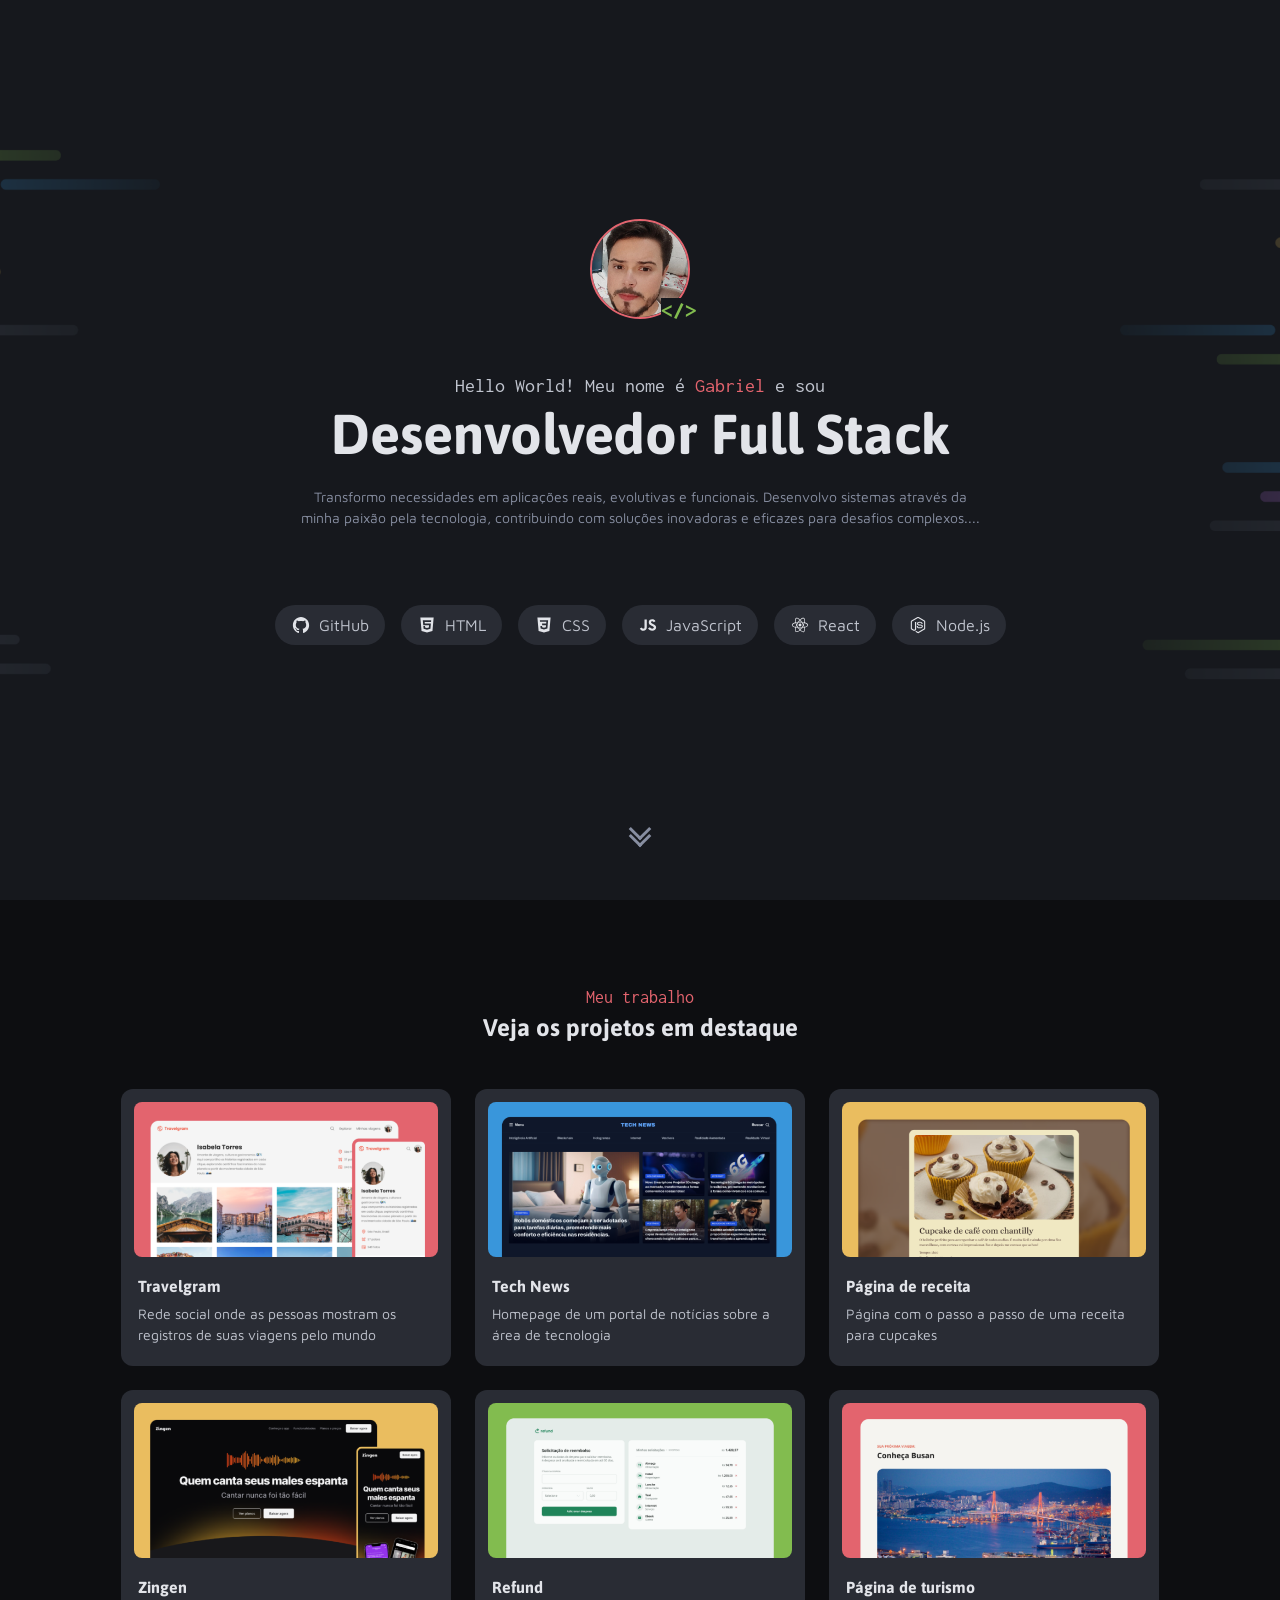
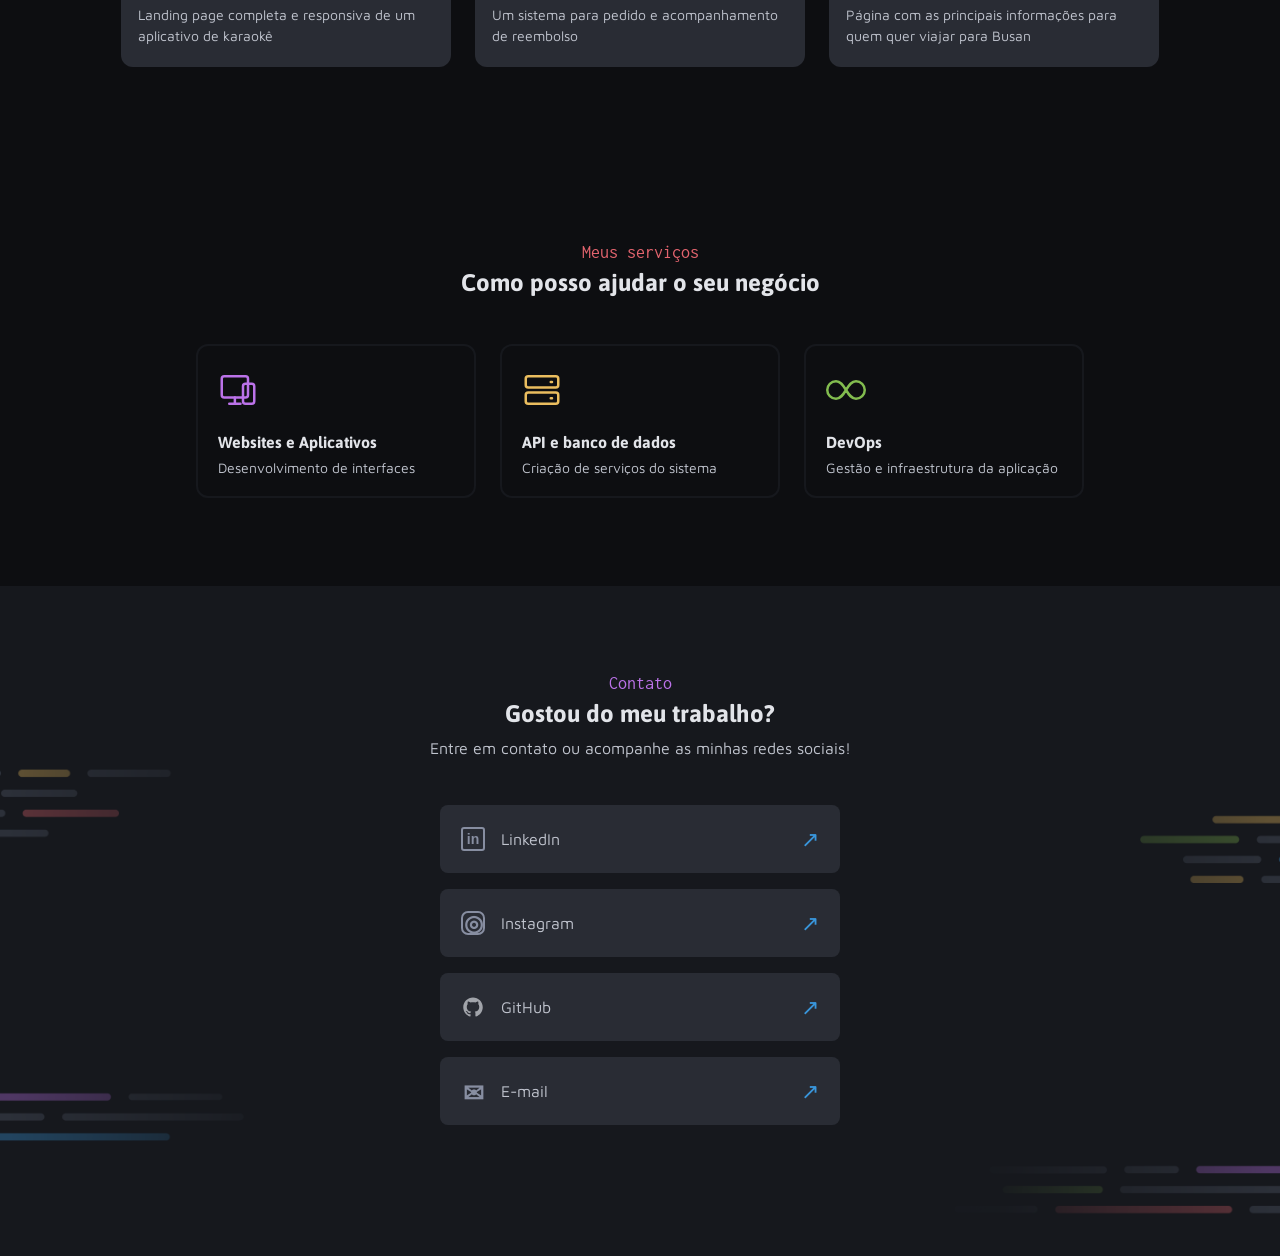
<file: index.html>
<!DOCTYPE html>
<html lang="pt-BR">
<head>
    <meta charset="UTF-8">
    <meta name="viewport" content="width=device-width, initial-scale=1.0">
    <meta name="description" content="Portfólio de Gabriel, desenvolvedor full stack. Conheça meus projetos, serviços e tecnologias.">
    <title>Gabriel | Desenvolvedor Full Stack</title>
    <link rel="preconnect" href="https://fonts.googleapis.com">
    <link rel="preconnect" href="https://fonts.gstatic.com" crossorigin>
    <link href="https://fonts.googleapis.com/css2?family=Asap:ital,wght@0,100..900;1,100..900&family=Inconsolata:wght@200..900&family=Maven+Pro:wght@400..900&display=swap" rel="stylesheet">
    <link rel="stylesheet" href="styles/global.css">
    <link rel="stylesheet" href="styles/components.css">
    <link rel="stylesheet" href="styles/header.css">
    <link rel="stylesheet" href="styles/sections/projects.css">
    <link rel="stylesheet" href="styles/sections/services.css">
    <link rel="stylesheet" href="styles/footer.css">
</head>
<body>
    <header class="intro" id="inicio" aria-labelledby="intro-title">
        <div class="intro__content">
            <div class="avatar" aria-label="Avatar de Gabriel">
                <span class="avatar__frame">
                    <img class="avatar__photo" src="Projeto-figma/Avatar%20Gabriel.png" alt="Foto de Gabriel">
                </span>
                <span class="avatar__code" aria-hidden="true">&lt;/&gt;</span>
            </div>

            <p class="intro__eyebrow">Hello World! Meu nome é <span>Gabriel</span> e sou</p>
            <h1 id="intro-title">Desenvolvedor Full Stack</h1>
            <p class="intro__description">
                Transformo necessidades em aplicações reais, evolutivas e funcionais.
                Desenvolvo sistemas através da minha paixão pela tecnologia, contribuindo
                com soluções inovadoras e eficazes para desafios complexos....
            </p>

            <ul class="technology-list" aria-label="Tecnologias">
                <li class="technology">
                    <img src="Assets/icons/GitHub.svg" alt="">
                    <span>GitHub</span>
                </li>
                <li class="technology">
                    <img src="Assets/icons/HTML.svg" alt="">
                    <span>HTML</span>
                </li>
                <li class="technology">
                    <img src="Assets/icons/CSS.svg" alt="">
                    <span>CSS</span>
                </li>
                <li class="technology">
                    <img src="Assets/icons/JavaScript.svg" alt="">
                    <span>JavaScript</span>
                </li>
                <li class="technology">
                    <img src="Assets/icons/React.svg" alt="">
                    <span>React</span>
                </li>
                <li class="technology">
                    <img src="Assets/icons/Node.js.svg" alt="">
                    <span>Node.js</span>
                </li>
            </ul>
        </div>

        <a class="scroll-link" href="#projetos" aria-label="Ir para projetos em destaque">
            <span></span>
            <span></span>
        </a>
    </header>

    <main>
        <section class="projects section" id="projetos" aria-labelledby="projects-title">
            <div class="section-heading">
                <p class="section-heading__eyebrow">Meu trabalho</p>
                <h2 id="projects-title">Veja os projetos em destaque</h2>
            </div>

            <div class="project-grid">
                <article class="project-card">
                    <img class="project-card__image" src="Assets/images/Thumbnail_Project-01.png" alt="Prévia do projeto Travelgram">
                    <h3>Travelgram</h3>
                    <p>Rede social onde as pessoas mostram os registros de suas viagens pelo mundo</p>
                </article>
                <article class="project-card">
                    <img class="project-card__image" src="Assets/images/Thumbnail_Project-02.png" alt="Prévia do projeto Tech News">
                    <h3>Tech News</h3>
                    <p>Homepage de um portal de notícias sobre a área de tecnologia</p>
                </article>
                <article class="project-card">
                    <img class="project-card__image" src="Assets/images/Thumbnail_Project-03.png" alt="Prévia de uma página de receita">
                    <h3>Página de receita</h3>
                    <p>Página com o passo a passo de uma receita para cupcakes</p>
                </article>
                <article class="project-card">
                    <img class="project-card__image" src="Assets/images/Thumbnail_Project-04.png" alt="Prévia do projeto Zingen">
                    <h3>Zingen</h3>
                    <p>Landing page completa e responsiva de um aplicativo de karaokê</p>
                </article>
                <article class="project-card">
                    <img class="project-card__image" src="Assets/images/Thumbnail_Project-05.png" alt="Prévia do projeto Refund">
                    <h3>Refund</h3>
                    <p>Um sistema para pedido e acompanhamento de reembolso</p>
                </article>
                <article class="project-card">
                    <img class="project-card__image" src="Assets/images/Thumbnail_Project-06.png" alt="Prévia de uma página de turismo">
                    <h3>Página de turismo</h3>
                    <p>Página com as principais informações para quem quer viajar para Busan</p>
                </article>
            </div>
        </section>

        <section class="services section" id="servicos" aria-labelledby="services-title">
            <div class="section-heading">
                <p class="section-heading__eyebrow">Meus serviços</p>
                <h2 id="services-title">Como posso ajudar o seu negócio</h2>
            </div>

            <div class="service-grid">
                <article class="service-card service-card--purple">
                    <svg viewBox="0 0 32 32" aria-hidden="true">
                        <rect x="3" y="5" width="21" height="17" rx="2"></rect>
                        <path d="M9 27h9M13.5 22v5"></path>
                        <rect x="20" y="11" width="9" height="16" rx="2"></rect>
                    </svg>
                    <h3>Websites e Aplicativos</h3>
                    <p>Desenvolvimento de interfaces</p>
                </article>
                <article class="service-card service-card--yellow">
                    <svg viewBox="0 0 32 32" aria-hidden="true">
                        <rect x="3" y="5" width="26" height="9" rx="2"></rect>
                        <rect x="3" y="18" width="26" height="9" rx="2"></rect>
                        <path d="M23 9.5h1M23 22.5h1"></path>
                    </svg>
                    <h3>API e banco de dados</h3>
                    <p>Criação de serviços do sistema</p>
                </article>
                <article class="service-card service-card--green">
                    <svg viewBox="0 0 32 32" aria-hidden="true">
                        <path d="M16 16c-2.5-4.2-4.5-7-8-7a6 6 0 0 0 0 14c3.5 0 5.5-2.8 8-7Zm0 0c2.5 4.2 4.5 7 8 7a6 6 0 0 0 0-14c-3.5 0-5.5 2.8-8 7Z"></path>
                    </svg>
                    <h3>DevOps</h3>
                    <p>Gestão e infraestrutura da aplicação</p>
                </article>
            </div>
        </section>

    </main>

    <footer class="contact section" id="contato" aria-labelledby="contact-title">
            <div class="section-heading">
                <p class="section-heading__eyebrow">Contato</p>
                <h2 id="contact-title">Gostou do meu trabalho?</h2>
                <p class="section-heading__description">Entre em contato ou acompanhe as minhas redes sociais!</p>
            </div>

            <nav class="contact-links" aria-label="Redes sociais e contato">
                <a class="contact-link" href="https://www.linkedin.com/" target="_blank" rel="noreferrer">
                    <span class="contact-link__icon" aria-hidden="true">in</span>
                    <span>LinkedIn</span>
                    <span class="contact-link__arrow" aria-hidden="true">↗</span>
                </a>
                <a class="contact-link" href="https://www.instagram.com/" target="_blank" rel="noreferrer">
                    <span class="contact-link__icon contact-link__icon--instagram" aria-hidden="true">◎</span>
                    <span>Instagram</span>
                    <span class="contact-link__arrow" aria-hidden="true">↗</span>
                </a>
                <a class="contact-link" href="https://github.com/" target="_blank" rel="noreferrer">
                    <img class="contact-link__github" src="Assets/icons/GitHub.svg" alt="">
                    <span>GitHub</span>
                    <span class="contact-link__arrow" aria-hidden="true">↗</span>
                </a>
                <a class="contact-link" href="mailto:seu-email@exemplo.com">
                    <span class="contact-link__icon contact-link__icon--mail" aria-hidden="true">✉</span>
                    <span>E-mail</span>
                    <span class="contact-link__arrow" aria-hidden="true">↗</span>
                </a>
            </nav>
    </footer>
</body>
</html>
</file>
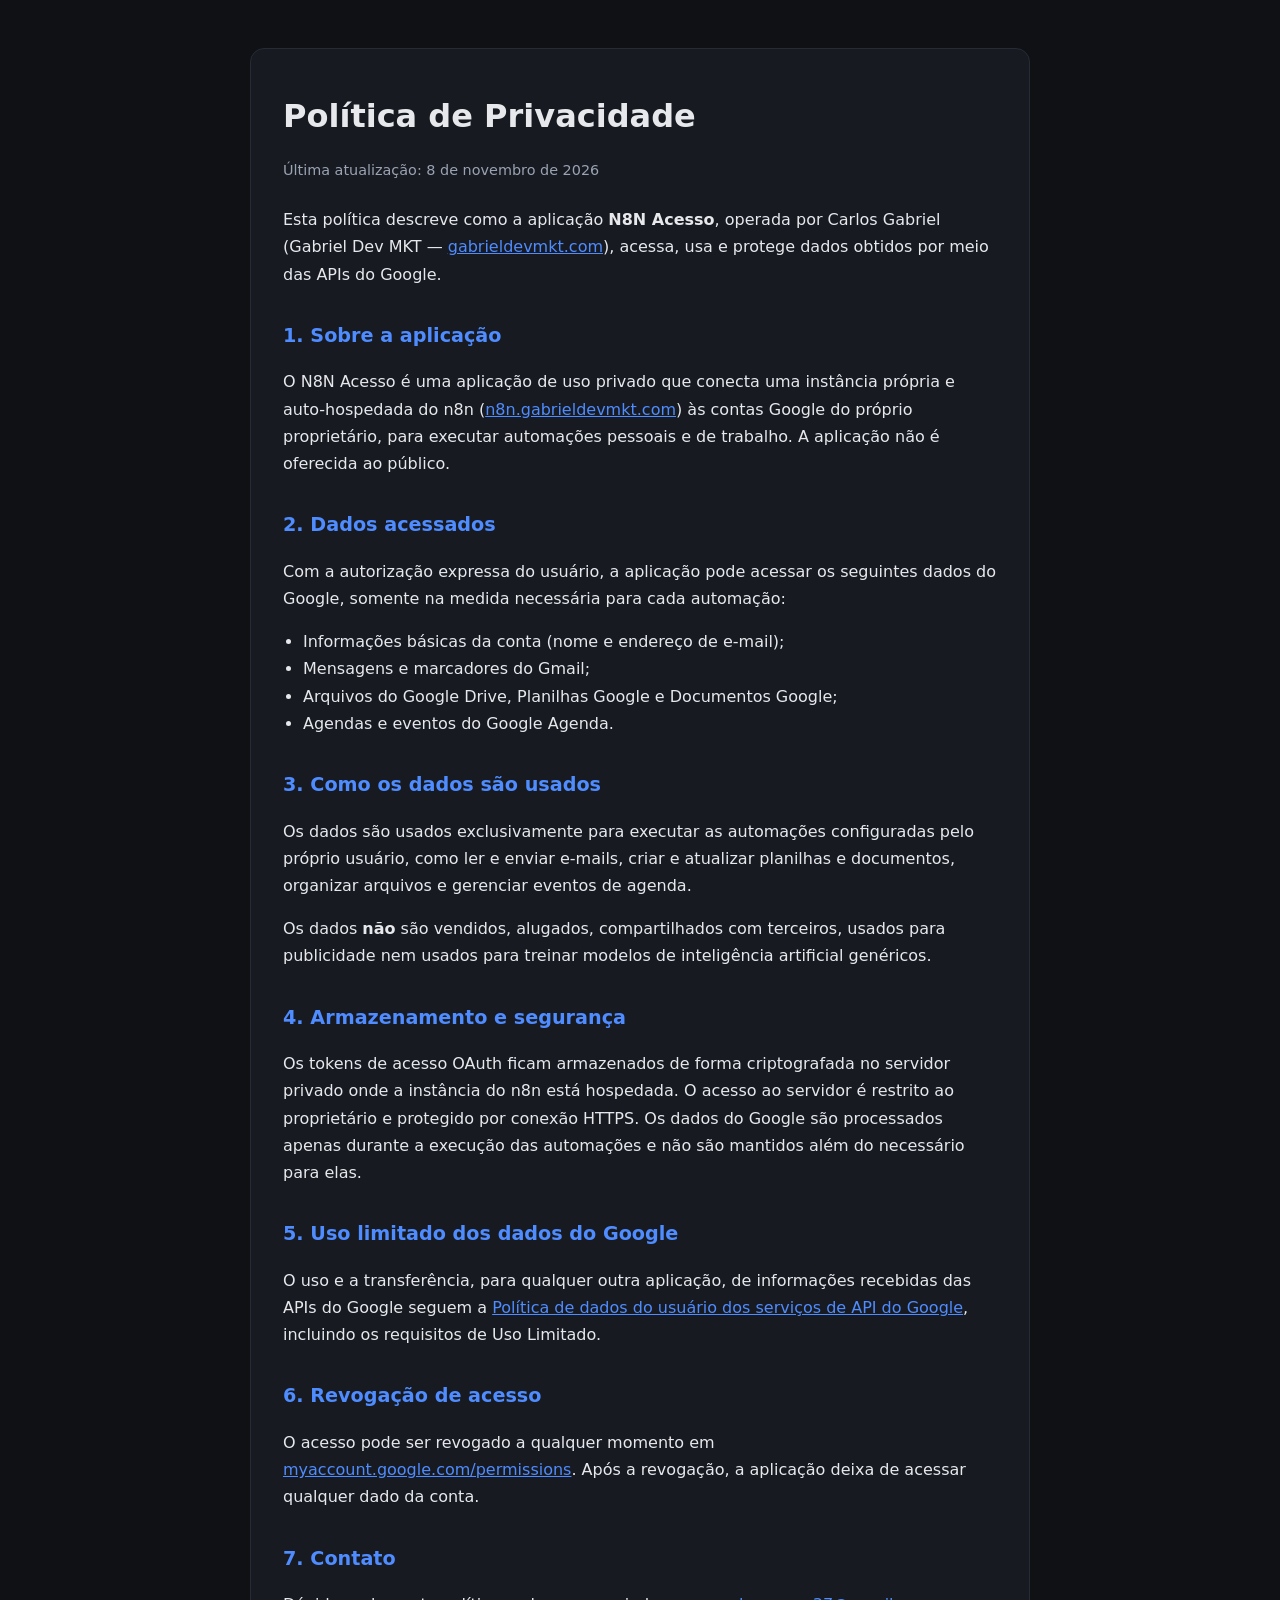
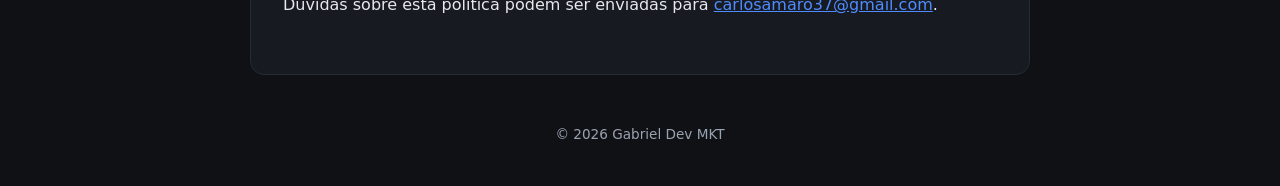
<file: privacidade.html>
<!DOCTYPE html>
<html lang="pt-BR">
<head>
  <meta charset="UTF-8">
  <meta name="viewport" content="width=device-width, initial-scale=1.0">
  <title>Política de Privacidade — Gabriel Dev MKT</title>
  <meta name="description" content="Política de privacidade da aplicação de automação N8N Acesso de Gabriel Dev MKT.">
  <meta name="robots" content="index, follow">
  <style>
    :root {
      --bg: #0f1115;
      --card: #171a21;
      --text: #e6e8ec;
      --muted: #9aa3b2;
      --accent: #4f8cff;
      --border: #262b36;
    }
    * { box-sizing: border-box; }
    body {
      margin: 0;
      font-family: system-ui, -apple-system, "Segoe UI", Roboto, Arial, sans-serif;
      background: var(--bg);
      color: var(--text);
      line-height: 1.7;
    }
    main {
      max-width: 780px;
      margin: 48px auto;
      padding: 40px 32px;
      background: var(--card);
      border: 1px solid var(--border);
      border-radius: 14px;
    }
    h1 { font-size: 2rem; margin: 0 0 4px; }
    h2 { font-size: 1.2rem; margin: 32px 0 8px; color: var(--accent); }
    p, li { color: var(--text); }
    .updated { color: var(--muted); font-size: .9rem; margin-bottom: 24px; }
    ul { padding-left: 20px; }
    a { color: var(--accent); }
    footer { text-align: center; color: var(--muted); font-size: .85rem; margin: 0 0 40px; }
    @media (max-width: 600px) {
      main { margin: 16px; padding: 24px 20px; }
    }
  </style>
</head>
<body>
  <main>
    <h1>Política de Privacidade</h1>
    <p class="updated">Última atualização: 8 de novembro de 2026</p>

    <p>Esta política descreve como a aplicação <strong>N8N Acesso</strong>, operada por Carlos Gabriel (Gabriel Dev MKT — <a href="https://gabrieldevmkt.com">gabrieldevmkt.com</a>), acessa, usa e protege dados obtidos por meio das APIs do Google.</p>

    <h2>1. Sobre a aplicação</h2>
    <p>O N8N Acesso é uma aplicação de uso privado que conecta uma instância própria e auto-hospedada do n8n (<a href="https://n8n.gabrieldevmkt.com">n8n.gabrieldevmkt.com</a>) às contas Google do próprio proprietário, para executar automações pessoais e de trabalho. A aplicação não é oferecida ao público.</p>

    <h2>2. Dados acessados</h2>
    <p>Com a autorização expressa do usuário, a aplicação pode acessar os seguintes dados do Google, somente na medida necessária para cada automação:</p>
    <ul>
      <li>Informações básicas da conta (nome e endereço de e-mail);</li>
      <li>Mensagens e marcadores do Gmail;</li>
      <li>Arquivos do Google Drive, Planilhas Google e Documentos Google;</li>
      <li>Agendas e eventos do Google Agenda.</li>
    </ul>

    <h2>3. Como os dados são usados</h2>
    <p>Os dados são usados exclusivamente para executar as automações configuradas pelo próprio usuário, como ler e enviar e-mails, criar e atualizar planilhas e documentos, organizar arquivos e gerenciar eventos de agenda.</p>
    <p>Os dados <strong>não</strong> são vendidos, alugados, compartilhados com terceiros, usados para publicidade nem usados para treinar modelos de inteligência artificial genéricos.</p>

    <h2>4. Armazenamento e segurança</h2>
    <p>Os tokens de acesso OAuth ficam armazenados de forma criptografada no servidor privado onde a instância do n8n está hospedada. O acesso ao servidor é restrito ao proprietário e protegido por conexão HTTPS. Os dados do Google são processados apenas durante a execução das automações e não são mantidos além do necessário para elas.</p>

    <h2>5. Uso limitado dos dados do Google</h2>
    <p>O uso e a transferência, para qualquer outra aplicação, de informações recebidas das APIs do Google seguem a <a href="https://developers.google.com/terms/api-services-user-data-policy" target="_blank" rel="noopener">Política de dados do usuário dos serviços de API do Google</a>, incluindo os requisitos de Uso Limitado.</p>

    <h2>6. Revogação de acesso</h2>
    <p>O acesso pode ser revogado a qualquer momento em <a href="https://myaccount.google.com/permissions" target="_blank" rel="noopener">myaccount.google.com/permissions</a>. Após a revogação, a aplicação deixa de acessar qualquer dado da conta.</p>

    <h2>7. Contato</h2>
    <p>Dúvidas sobre esta política podem ser enviadas para <a href="mailto:carlosamaro37@gmail.com">carlosamaro37@gmail.com</a>.</p>
  </main>
  <footer>© 2026 Gabriel Dev MKT</footer>
</body>
</html>
</file>
<file: styles/global.css>
:root {
    color-scheme: dark;
    --red: #e3646e;
    --purple: #bb72e9;
    --blue: #3996db;
    --green: #82bc4f;
    --yellow: #eabd5f;
    --gray-100: #e2e4e9;
    --gray-200: #c0c4ce;
    --gray-300: #878ea1;
    --gray-400: #292c34;
    --gray-500: #16181d;
    --gray-600: #0d0e11;
}

* {
    box-sizing: border-box;
}

html {
    scroll-behavior: smooth;
}

body {
    margin: 0;
    background: var(--gray-600);
    color: var(--gray-100);
    font-family: "Maven Pro", sans-serif;
    -webkit-font-smoothing: antialiased;
}

h1,
h2,
h3,
p {
    margin-top: 0;
}

img {
    display: block;
    max-width: 100%;
}

a {
    color: inherit;
}

::selection {
    background: var(--purple);
    color: var(--gray-600);
}

:focus-visible {
    outline: 2px solid var(--blue);
    outline-offset: 4px;
}

@media (prefers-reduced-motion: reduce) {
    html {
        scroll-behavior: auto;
    }

    *,
    *::before,
    *::after {
        transition-duration: 0.01ms !important;
    }
}
</file>
<file: styles/components.css>
.section {
    padding: 88px 24px;
}

.section-heading {
    margin: 0 auto 48px;
    text-align: center;
}

.section-heading__eyebrow {
    margin-bottom: 8px;
    color: var(--red);
    font-family: "Inconsolata", monospace;
    font-size: 18px;
}

.section-heading h2 {
    margin-bottom: 0;
    font-family: "Asap", sans-serif;
    font-size: 24px;
    font-weight: 700;
}

.section-heading__description {
    margin: 12px 0 0;
    color: var(--gray-200);
    font-size: 16px;
}

@media (max-width: 500px) {
    .section {
        padding: 72px 20px;
    }

    .section-heading {
        margin-bottom: 36px;
    }

    .section-heading h2 {
        font-size: 22px;
    }
}
</file>
<file: styles/header.css>
.intro {
    position: relative;
    display: grid;
    min-height: 750px;
    min-height: 100svh;
    place-items: center;
    overflow: hidden;
    padding: 64px 24px 100px;
    background: var(--gray-500) url("../Assets/Background/Background_Intro.png") center / cover no-repeat;
    text-align: center;
}

.intro__content {
    display: flex;
    width: min(100%, 1040px);
    flex-direction: column;
    align-items: center;
}

.avatar {
    position: relative;
    display: grid;
    width: 100px;
    height: 100px;
    margin-bottom: 56px;
    place-items: center;
    border: 2px solid var(--red);
    border-radius: 50%;
    background: radial-gradient(circle at 35% 30%, #55505d, #282731 62%, #17181e);
}

.avatar__frame {
    position: absolute;
    inset: 0;
    overflow: hidden;
    border-radius: 50%;
}

.avatar__photo {
    width: 100%;
    height: 100%;
    object-fit: cover;
    object-position: center 45%;
    transform: scale(1.15) translate(-6%, 3%);
}

.avatar__code {
    position: absolute;
    right: -9px;
    bottom: -5px;
    color: var(--green);
    background: var(--gray-500);
    font-family: "Inconsolata", monospace;
    font-size: 23px;
    font-weight: 700;
}

.intro__eyebrow {
    margin: 0 0 8px;
    color: var(--gray-200);
    font-family: "Inconsolata", monospace;
    font-size: 20px;
}

.intro__eyebrow span {
    color: var(--red);
}

.intro h1 {
    margin-bottom: 20px;
    font-family: "Asap", sans-serif;
    font-size: clamp(2.5rem, 6vw, 3.5rem);
    font-weight: 700;
    line-height: 1.1;
}

.intro__description {
    max-width: 680px;
    margin-bottom: 76px;
    color: var(--gray-300);
    font-size: 14px;
    line-height: 1.55;
}

.technology-list {
    display: flex;
    flex-wrap: wrap;
    justify-content: center;
    gap: 16px;
    margin: 0;
    padding: 0;
    list-style: none;
}

.technology {
    display: inline-flex;
    min-height: 40px;
    align-items: center;
    gap: 8px;
    padding: 8px 16px;
    border-radius: 999px;
    background: var(--gray-400);
    color: var(--gray-200);
    font-size: 16px;
    transition: background-color 160ms ease, color 160ms ease, transform 160ms ease;
}

.technology:hover {
    transform: scale(1.06);
    background: var(--purple);
    color: var(--gray-600);
}

.technology:hover img {
    filter: brightness(0) saturate(100%);
}

.technology img {
    width: 20px;
    height: 20px;
    object-fit: contain;
}

.scroll-link {
    position: absolute;
    bottom: 52px;
    display: grid;
    width: 32px;
    height: 32px;
    place-content: center;
    gap: 0;
}

.scroll-link span {
    width: 16px;
    height: 16px;
    transform: rotate(45deg);
    border-right: 3px solid var(--gray-300);
    border-bottom: 3px solid var(--gray-300);
}

.scroll-link span + span {
    margin-top: -9px;
}

@media (max-width: 760px) {
    .intro {
        min-height: 700px;
        padding-inline: 20px;
    }

    .avatar {
        margin-bottom: 40px;
    }

    .intro__description {
        margin-bottom: 48px;
    }

    .technology-list {
        gap: 10px;
    }

    .technology {
        font-size: 14px;
    }
}

@media (max-width: 500px) {
    .intro {
        min-height: 680px;
        padding: 48px 20px 92px;
    }

    .avatar {
        width: 88px;
        height: 88px;
        margin-bottom: 32px;
    }

    .intro__eyebrow {
        font-size: 16px;
    }

    .intro h1 {
        font-size: 2.35rem;
    }

    .intro__description {
        margin-bottom: 36px;
        font-size: 13px;
    }

    .technology-list {
        max-width: 360px;
    }

    .technology {
        min-height: 36px;
        padding: 7px 12px;
        font-size: 13px;
    }

    .technology img {
        width: 18px;
        height: 18px;
    }
}
</file>
<file: styles/sections/projects.css>
.projects {
    background: var(--gray-600);
}

.project-grid {
    display: grid;
    width: min(100%, 1038px);
    grid-template-columns: repeat(3, minmax(0, 1fr));
    gap: 24px;
    margin: 0 auto;
}

.project-card {
    min-width: 0;
    padding: 12px;
    border: 1px solid transparent;
    border-radius: 12px;
    background: var(--gray-400);
    transition: border-color 160ms ease, transform 160ms ease;
}

.project-card:hover {
    transform: translateY(-3px);
    border-color: var(--gray-300);
}

.project-card__image {
    width: 100%;
    aspect-ratio: 306 / 156;
    margin-bottom: 20px;
    border-radius: 8px;
    object-fit: cover;
}

.project-card h3 {
    margin: 0 4px 8px;
    font-family: "Asap", sans-serif;
    font-size: 16px;
    font-weight: 700;
}

.project-card p {
    margin: 0 4px 8px;
    color: var(--gray-200);
    font-size: 14px;
    line-height: 1.5;
}

@media (max-width: 760px) {
    .project-grid {
        grid-template-columns: repeat(2, minmax(0, 1fr));
        gap: 16px;
    }
}

@media (max-width: 500px) {
    .project-grid {
        grid-template-columns: 1fr;
        max-width: 400px;
    }

    .project-card__image {
        aspect-ratio: 306 / 156;
    }
}
</file>
<file: styles/sections/services.css>
.services {
    background: var(--gray-600);
}

.service-grid {
    display: grid;
    width: min(100%, 888px);
    grid-template-columns: repeat(3, minmax(0, 1fr));
    gap: 24px;
    margin: 0 auto;
}

.service-card {
    min-height: 154px;
    padding: 24px 20px 20px;
    border: 2px solid var(--gray-500);
    border-radius: 12px;
}

.service-card svg {
    width: 40px;
    height: 40px;
    margin-bottom: 20px;
    fill: none;
    stroke: currentColor;
    stroke-linecap: round;
    stroke-linejoin: round;
    stroke-width: 2;
}

.service-card--purple {
    color: var(--purple);
}

.service-card--yellow {
    color: var(--yellow);
}

.service-card--green {
    color: var(--green);
}

.service-card h3 {
    margin: 0 0 8px;
    color: var(--gray-100);
    font-family: "Asap", sans-serif;
    font-size: 16px;
}

.service-card p {
    margin: 0;
    color: var(--gray-200);
    font-size: 14px;
}

@media (max-width: 760px) {
    .service-grid {
        grid-template-columns: 1fr;
        max-width: 460px;
    }

    .service-card {
        min-height: 0;
    }
}
</file>
<file: styles/footer.css>
.contact {
    min-height: 670px;
    background: var(--gray-500) url("../Assets/Background/Background_Contacts.png") center / cover no-repeat;
}

.contact .section-heading {
    margin-bottom: 48px;
}

.contact .section-heading__eyebrow {
    color: var(--purple);
}

.contact-links {
    display: grid;
    width: min(100%, 400px);
    gap: 16px;
    margin: 0 auto;
}

.contact-link {
    display: flex;
    min-height: 68px;
    align-items: center;
    gap: 16px;
    padding: 16px 20px;
    border: 1px solid transparent;
    border-radius: 8px;
    background: var(--gray-400);
    color: var(--gray-200);
    text-decoration: none;
    transition: background-color 160ms ease, border-color 160ms ease, color 160ms ease, transform 160ms ease;
}

.contact-link:hover {
    transform: scale(1.03);
    border-color: var(--purple);
    background: var(--purple);
    color: var(--gray-600);
}

.contact-link:hover .contact-link__icon {
    border-color: var(--gray-600);
    color: var(--gray-600);
}

.contact-link:hover .contact-link__github {
    filter: brightness(0) saturate(100%);
    opacity: 1;
}

.contact-link:hover .contact-link__arrow {
    color: var(--gray-600);
}

.contact-link__icon {
    display: grid;
    width: 24px;
    height: 24px;
    flex: 0 0 24px;
    place-items: center;
    border: 2px solid var(--gray-300);
    border-radius: 3px;
    color: var(--gray-300);
    font-family: Arial, sans-serif;
    font-size: 14px;
    font-weight: 700;
}

.contact-link__icon--instagram {
    border-radius: 7px;
    font-size: 22px;
    line-height: 1;
}

.contact-link__icon--mail {
    border: 0;
    font-size: 25px;
}

.contact-link__github {
    width: 24px;
    height: 24px;
    opacity: 0.65;
}

.contact-link__arrow {
    margin-left: auto;
    color: var(--blue);
    font-size: 22px;
    line-height: 1;
}

@media (max-width: 760px) {
    .contact {
        min-height: 600px;
    }
}

@media (max-width: 500px) {
    .contact-link {
        min-height: 62px;
    }
}
</file>
